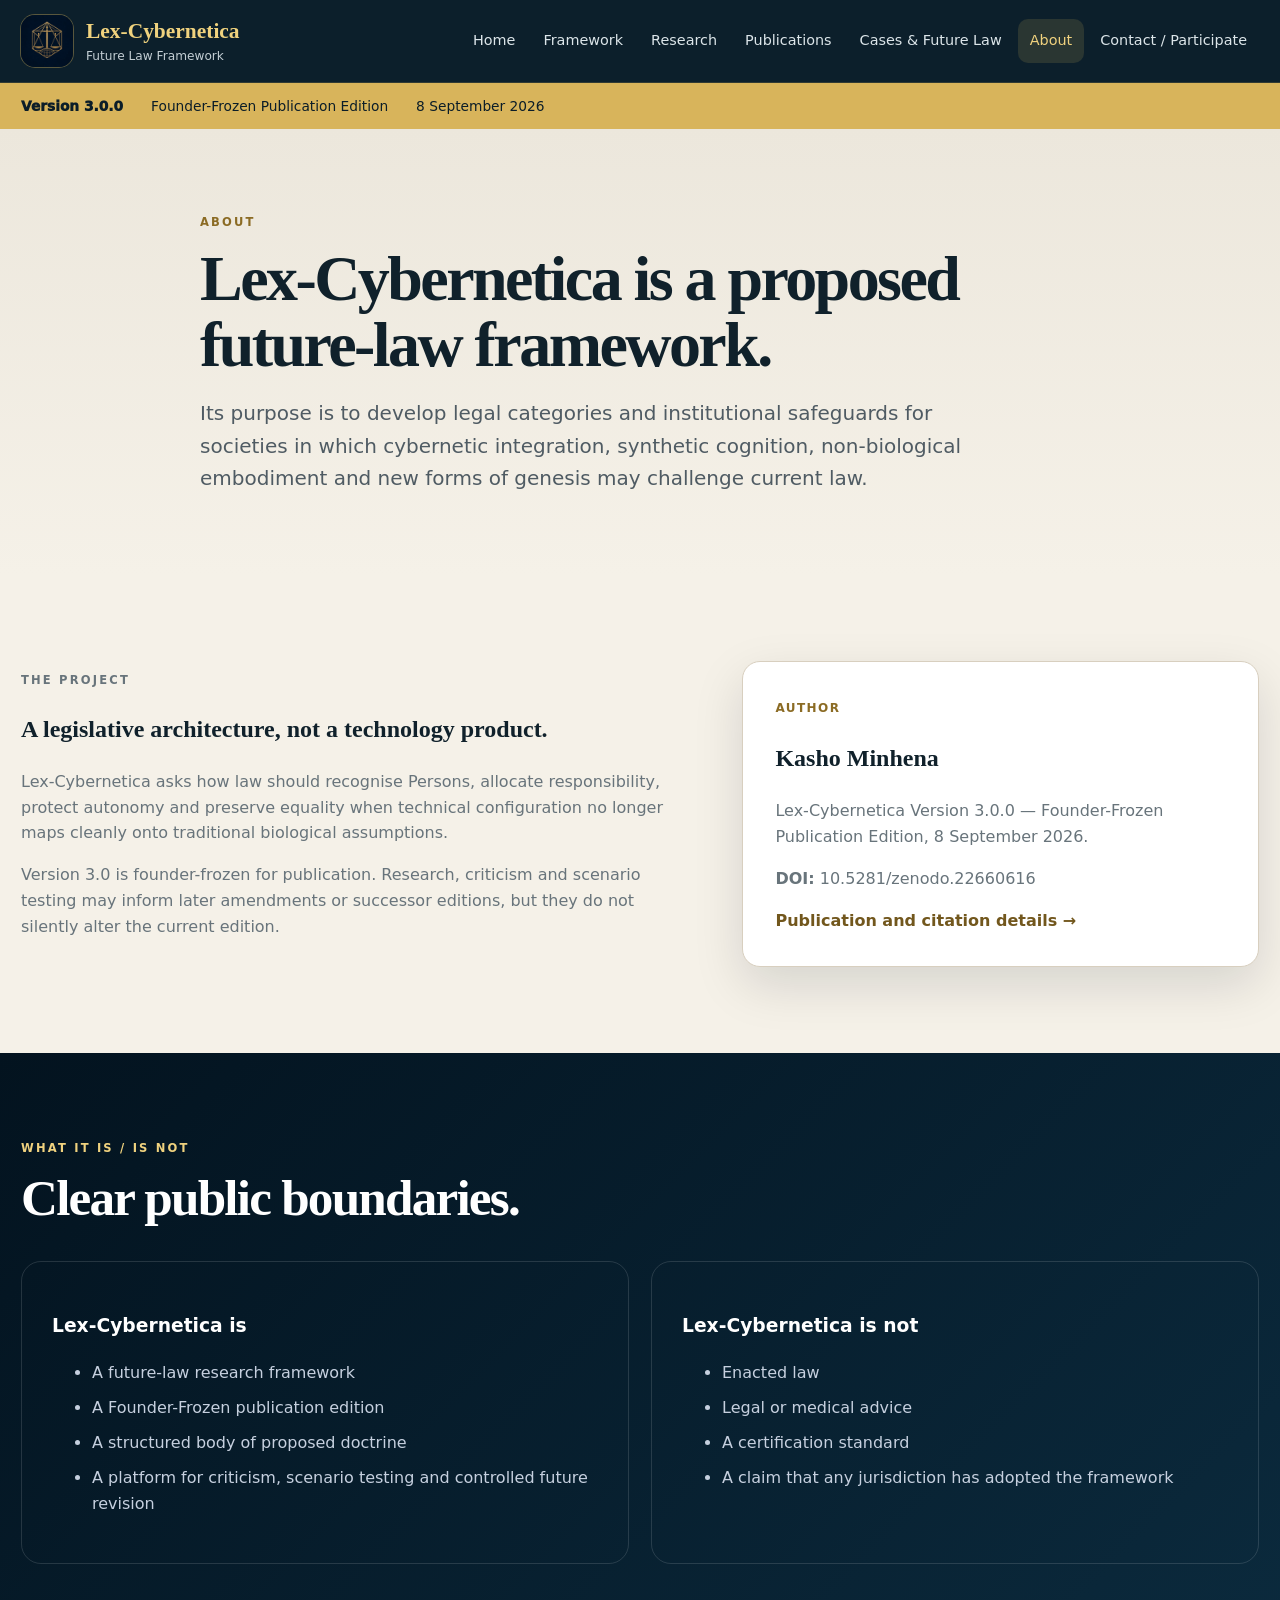
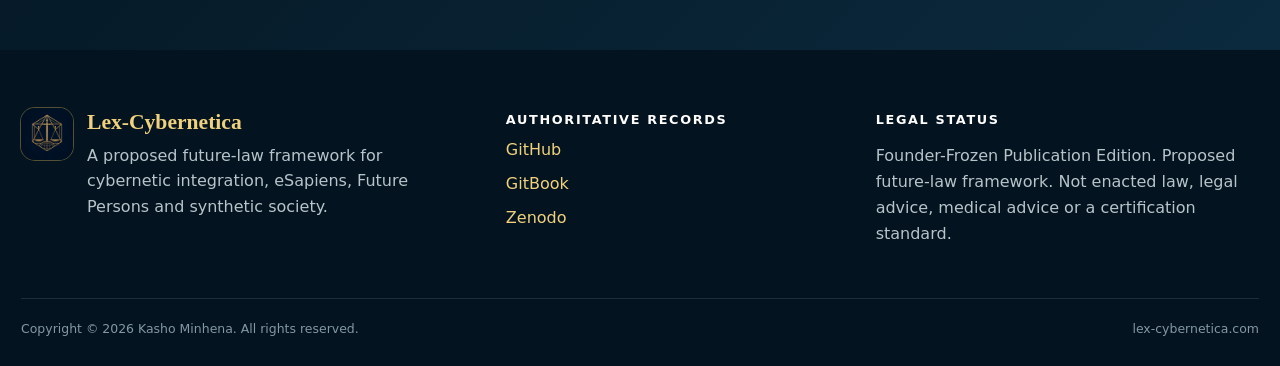
<file: website/about.html>
<!doctype html>
<html lang="en">
<head>
  <meta charset="utf-8">
  <meta name="viewport" content="width=device-width,initial-scale=1">
  <meta name="description" content="About Lex-Cybernetica Version 3.0, its purpose, author, legal status and Founder-Frozen publication controls.">
  <meta name="referrer" content="strict-origin-when-cross-origin">
  <meta http-equiv="Content-Security-Policy" content="default-src 'self'; img-src 'self' data: https://raw.githubusercontent.com; style-src 'self'; script-src 'self'; connect-src 'none'; object-src 'none'; base-uri 'self'; form-action 'self'">
  <link rel="canonical" href="https://lex-cybernetica.com/about.html">
  <meta property="og:type" content="website">
  <meta property="og:site_name" content="Lex-Cybernetica">
  <meta property="og:title" content="About">
  <meta property="og:description" content="About Lex-Cybernetica Version 3.0, its purpose, author, legal status and Founder-Frozen publication controls.">
  <meta property="og:url" content="https://lex-cybernetica.com/about.html">
  <meta name="twitter:card" content="summary">
  <title>About | Lex-Cybernetica</title>
  <link rel="stylesheet" href="assets/css/site.css">
</head>
<body>
<a class="skip-link" href="#main">Skip to content</a>
<header class="site-header" data-header>
  <div class="container header-inner">
    <a class="brand" href="index.html" aria-label="Lex-Cybernetica home">
      <img class="brand-mark" src="assets/images/lex-cybernetica-emblem.jpg" alt="">
      <span class="brand-text"><strong>Lex-Cybernetica</strong><small>Future Law Framework</small></span>
    </a>
    <button class="nav-toggle" type="button" aria-expanded="false" aria-controls="primary-nav" data-nav-toggle>
      <span class="sr-only">Toggle navigation</span><span aria-hidden="true">Menu</span>
    </button>
    <nav id="primary-nav" class="primary-nav" aria-label="Primary" data-nav><a href="index.html">Home</a><a href="framework.html">Framework</a><a href="research.html">Research</a><a href="publications.html">Publications</a><a href="cases.html">Cases & Future Law</a><a href="about.html" aria-current="page">About</a><a href="participate.html">Contact / Participate</a></nav>
  </div>
</header>
<main id="main">
  <div class="status-strip" role="note">
    <div class="container"><strong>Version 3.0.0</strong><span>Founder-Frozen Publication Edition</span><span>8 September 2026</span></div>
  </div>

<section class="page-hero">
  <div class="container narrow">
    <p class="eyebrow">About</p>
    <h1>Lex-Cybernetica is a proposed future-law framework.</h1>
    <p class="lede">Its purpose is to develop legal categories and institutional safeguards for societies in which cybernetic integration, synthetic cognition, non-biological embodiment and new forms of genesis may challenge current law.</p>
  </div>
</section>

<section class="section">
  <div class="container split">
    <div>
      <p class="eyebrow">The project</p>
      <h2>A legislative architecture, not a technology product.</h2>
      <p>Lex-Cybernetica asks how law should recognise Persons, allocate responsibility, protect autonomy and preserve equality when technical configuration no longer maps cleanly onto traditional biological assumptions.</p>
      <p>Version 3.0 is founder-frozen for publication. Research, criticism and scenario testing may inform later amendments or successor editions, but they do not silently alter the current edition.</p>
    </div>
    <div class="identity-card">
      <span>Author</span>
      <h2>Kasho Minhena</h2>
      <p>Lex-Cybernetica Version 3.0.0 — Founder-Frozen Publication Edition, 8 September 2026.</p>
      <p><strong>DOI:</strong> 10.5281/zenodo.22660616</p>
      <a class="text-link" href="publications.html">Publication and citation details →</a>
    </div>
  </div>
</section>

<section class="section section-dark">
  <div class="container">
    <div class="section-head"><p class="eyebrow">What it is / is not</p><h2>Clear public boundaries.</h2></div>
    <div class="compare-grid">
      <div><h3>Lex-Cybernetica is</h3><ul><li>A future-law research framework</li><li>A Founder-Frozen publication edition</li><li>A structured body of proposed doctrine</li><li>A platform for criticism, scenario testing and controlled future revision</li></ul></div>
      <div><h3>Lex-Cybernetica is not</h3><ul><li>Enacted law</li><li>Legal or medical advice</li><li>A certification standard</li><li>A claim that any jurisdiction has adopted the framework</li></ul></div>
    </div>
  </div>
</section>
</main>
<footer class="site-footer">
  <div class="container footer-grid">
    <div class="footer-brand">
      <img class="footer-brand-mark" src="assets/images/lex-cybernetica-emblem.jpg" alt="">
      <div>
        <strong>Lex-Cybernetica</strong>
        <p>A proposed future-law framework for cybernetic integration, eSapiens, Future Persons and synthetic society.</p>
      </div>
    </div>
    <div>
      <h2>Authoritative records</h2>
      <div class="footer-links">
        <a href="https://github.com/Kasho-Minhena/lex-cybernetica" target="_blank" rel="noopener noreferrer">GitHub</a>
        <a href="https://duck-14.gitbook.io/lex-cybernetica" target="_blank" rel="noopener noreferrer">GitBook</a>
        <a href="https://zenodo.org/records/22660616" target="_blank" rel="noopener noreferrer">Zenodo</a>
      </div>
    </div>
    <div>
      <h2>Legal status</h2>
      <p>Founder-Frozen Publication Edition. Proposed future-law framework. Not enacted law, legal advice, medical advice or a certification standard.</p>
    </div>
  </div>
  <div class="container footer-bottom"><span>Copyright © 2026 Kasho Minhena. All rights reserved.</span><span>lex-cybernetica.com</span></div>
</footer>
<script src="assets/js/site.js" defer></script>
</body>
</html>
</file>
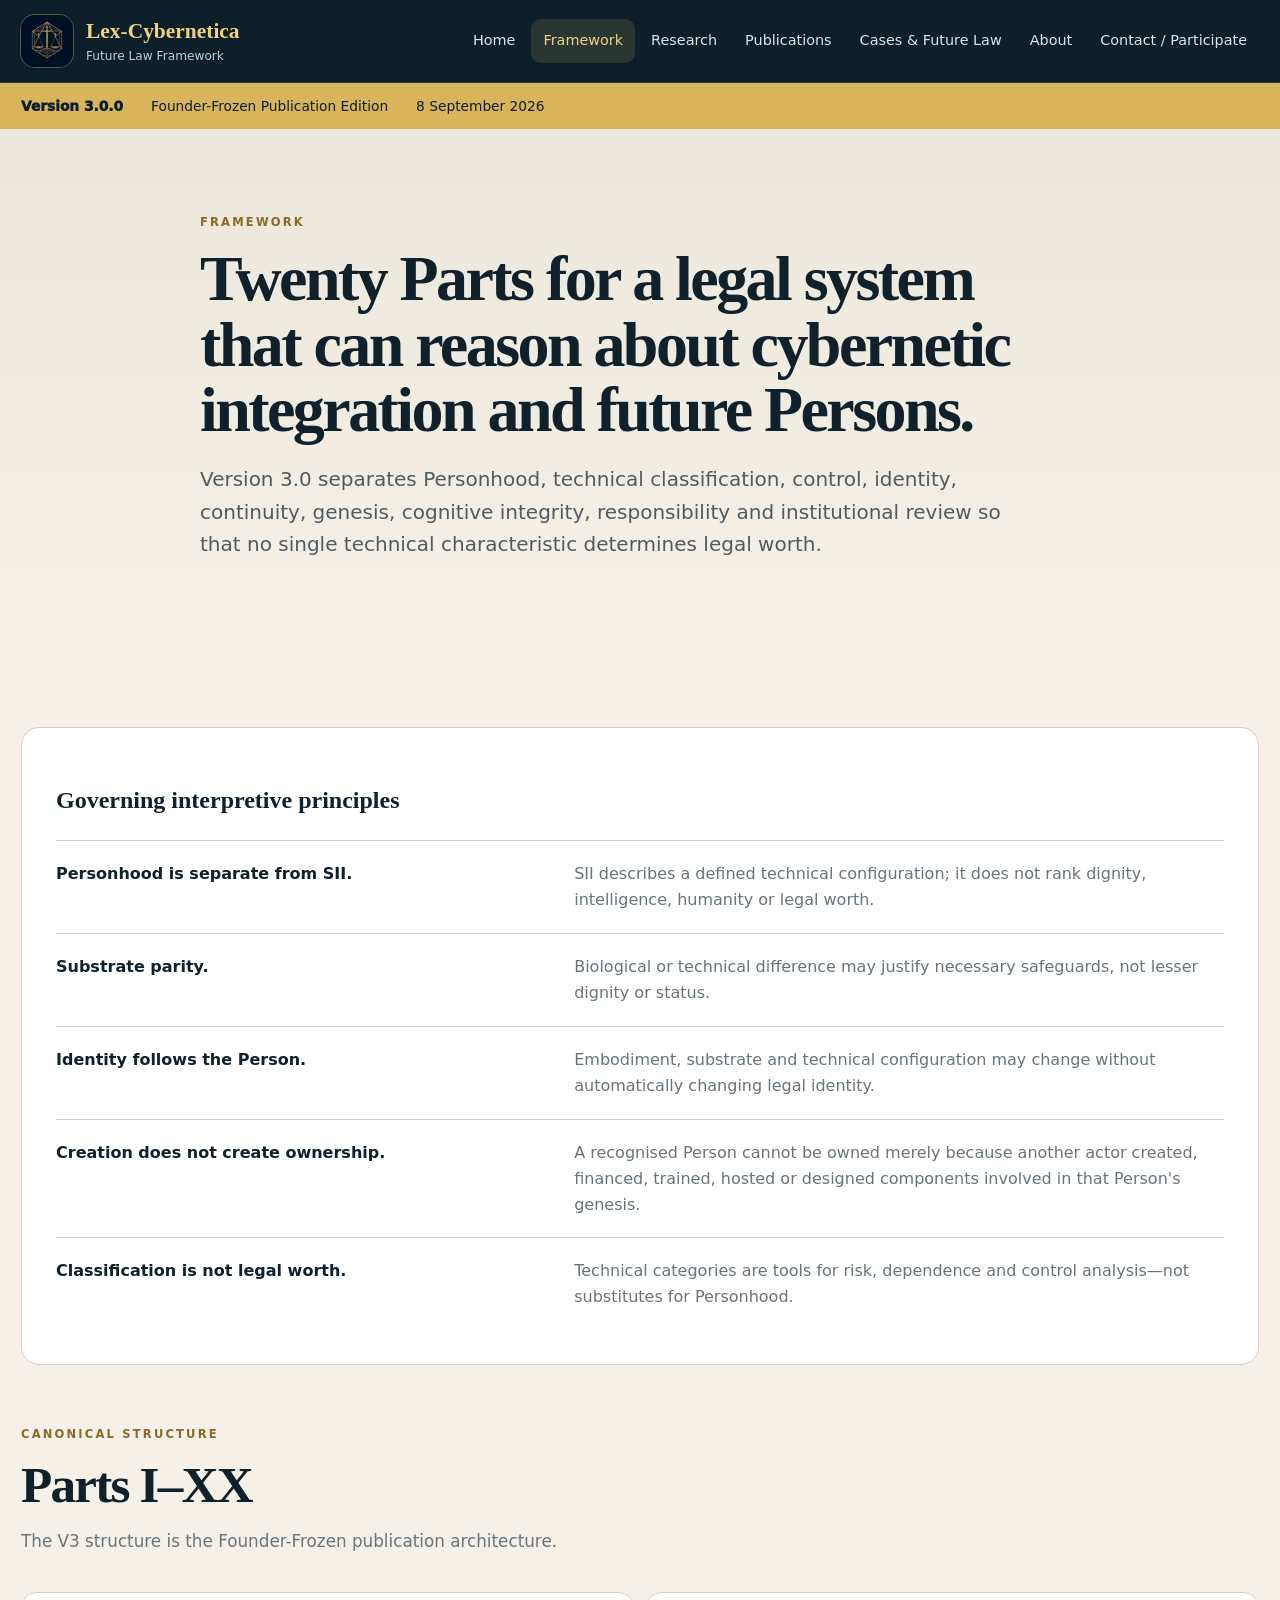
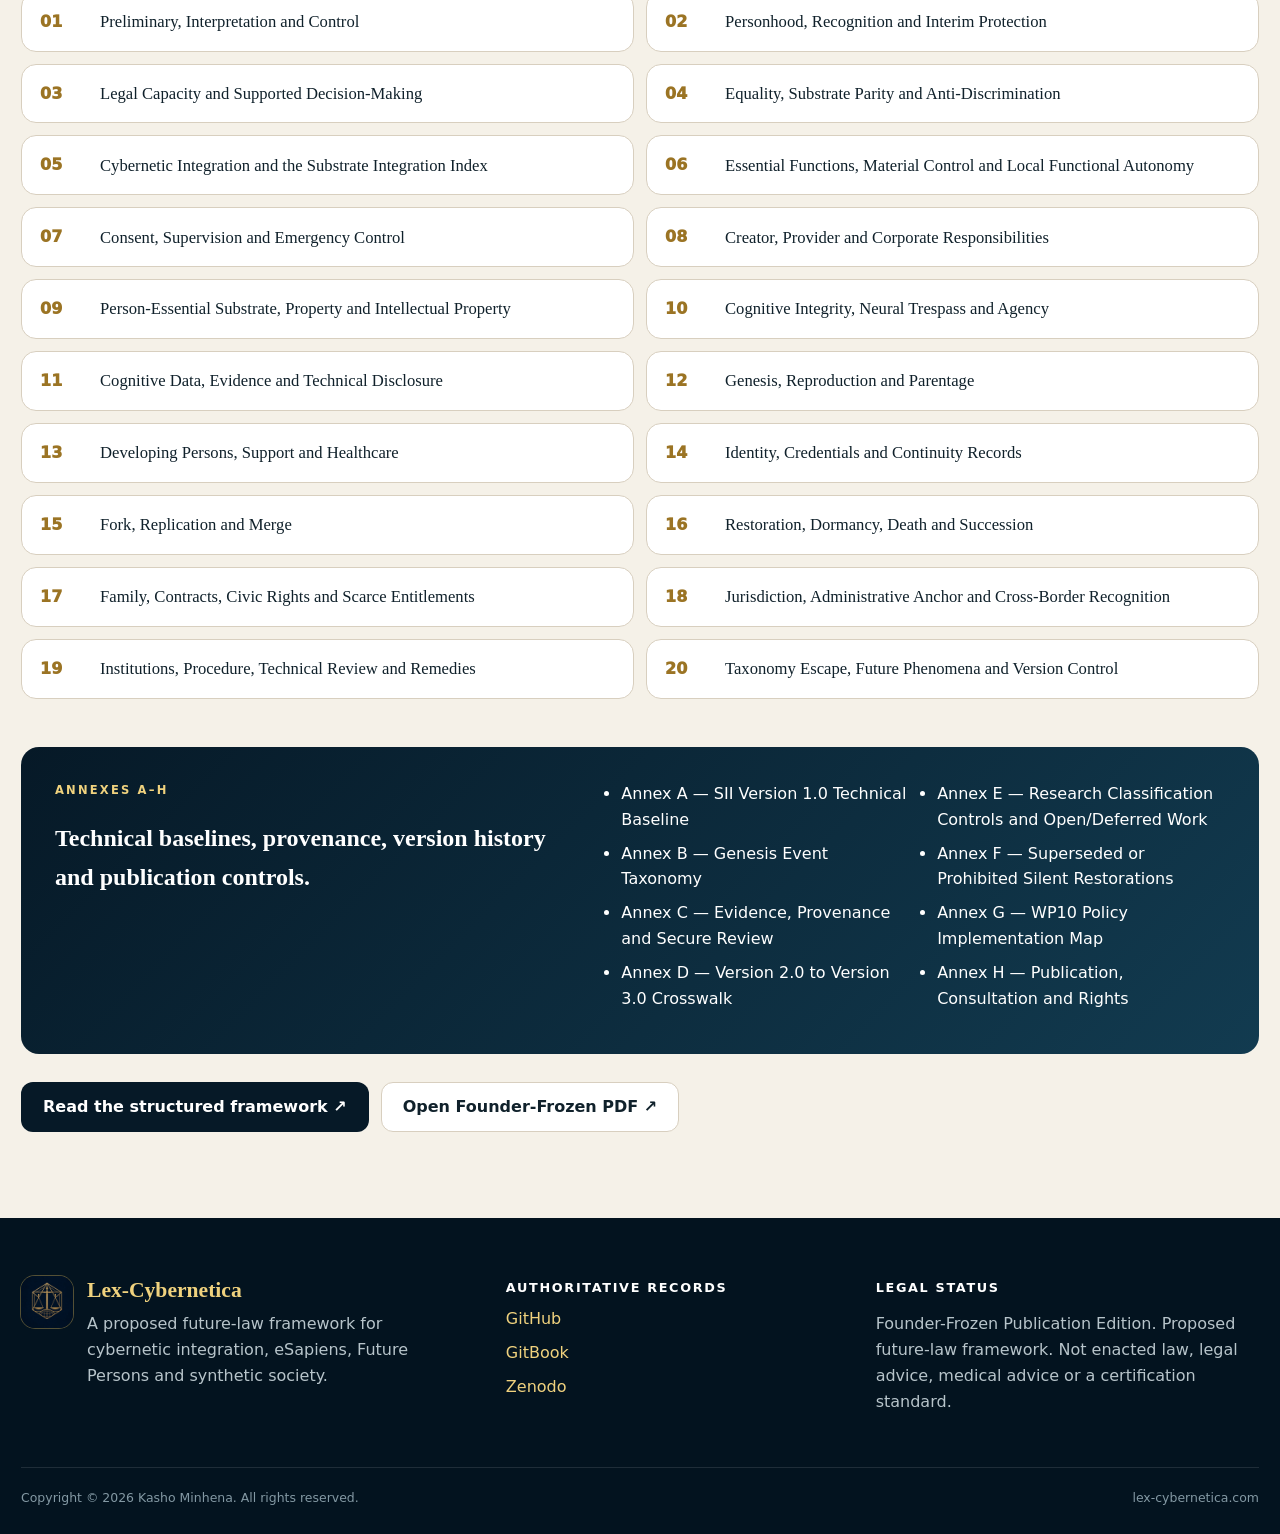
<file: website/framework.html>
<!doctype html>
<html lang="en">
<head>
  <meta charset="utf-8">
  <meta name="viewport" content="width=device-width,initial-scale=1">
  <meta name="description" content="Explore the 20-Part, 100-Article Lex-Cybernetica Version 3.0 framework and Annexes A-H.">
  <meta name="referrer" content="strict-origin-when-cross-origin">
  <meta http-equiv="Content-Security-Policy" content="default-src 'self'; img-src 'self' data: https://raw.githubusercontent.com; style-src 'self'; script-src 'self'; connect-src 'none'; object-src 'none'; base-uri 'self'; form-action 'self'">
  <link rel="canonical" href="https://lex-cybernetica.com/framework.html">
  <meta property="og:type" content="website">
  <meta property="og:site_name" content="Lex-Cybernetica">
  <meta property="og:title" content="Framework — Version 3.0">
  <meta property="og:description" content="Explore the 20-Part, 100-Article Lex-Cybernetica Version 3.0 framework and Annexes A-H.">
  <meta property="og:url" content="https://lex-cybernetica.com/framework.html">
  <meta name="twitter:card" content="summary">
  <title>Framework — Version 3.0 | Lex-Cybernetica</title>
  <link rel="stylesheet" href="assets/css/site.css">
</head>
<body>
<a class="skip-link" href="#main">Skip to content</a>
<header class="site-header" data-header>
  <div class="container header-inner">
    <a class="brand" href="index.html" aria-label="Lex-Cybernetica home">
      <img class="brand-mark" src="assets/images/lex-cybernetica-emblem.jpg" alt="">
      <span class="brand-text"><strong>Lex-Cybernetica</strong><small>Future Law Framework</small></span>
    </a>
    <button class="nav-toggle" type="button" aria-expanded="false" aria-controls="primary-nav" data-nav-toggle>
      <span class="sr-only">Toggle navigation</span><span aria-hidden="true">Menu</span>
    </button>
    <nav id="primary-nav" class="primary-nav" aria-label="Primary" data-nav><a href="index.html">Home</a><a href="framework.html" aria-current="page">Framework</a><a href="research.html">Research</a><a href="publications.html">Publications</a><a href="cases.html">Cases & Future Law</a><a href="about.html">About</a><a href="participate.html">Contact / Participate</a></nav>
  </div>
</header>
<main id="main">
  <div class="status-strip" role="note">
    <div class="container"><strong>Version 3.0.0</strong><span>Founder-Frozen Publication Edition</span><span>8 September 2026</span></div>
  </div>

<section class="page-hero">
  <div class="container narrow">
    <p class="eyebrow">Framework</p>
    <h1>Twenty Parts for a legal system that can reason about cybernetic integration and future Persons.</h1>
    <p class="lede">Version 3.0 separates Personhood, technical classification, control, identity, continuity, genesis, cognitive integrity, responsibility and institutional review so that no single technical characteristic determines legal worth.</p>
  </div>
</section>

<section class="section">
  <div class="container">
    <div class="principles">
      <h2>Governing interpretive principles</h2>
      <ol class="principle-list">
        <li><strong>Personhood is separate from SII.</strong><span>SII describes a defined technical configuration; it does not rank dignity, intelligence, humanity or legal worth.</span></li>
        <li><strong>Substrate parity.</strong><span>Biological or technical difference may justify necessary safeguards, not lesser dignity or status.</span></li>
        <li><strong>Identity follows the Person.</strong><span>Embodiment, substrate and technical configuration may change without automatically changing legal identity.</span></li>
        <li><strong>Creation does not create ownership.</strong><span>A recognised Person cannot be owned merely because another actor created, financed, trained, hosted or designed components involved in that Person's genesis.</span></li>
        <li><strong>Classification is not legal worth.</strong><span>Technical categories are tools for risk, dependence and control analysis—not substitutes for Personhood.</span></li>
      </ol>
    </div>

    <div class="section-head"><p class="eyebrow">Canonical structure</p><h2>Parts I–XX</h2><p>The V3 structure is the Founder-Frozen publication architecture.</p></div>
    <div class="part-list">
      <article><span>01</span><h3>Preliminary, Interpretation and Control</h3></article>
      <article><span>02</span><h3>Personhood, Recognition and Interim Protection</h3></article>
      <article><span>03</span><h3>Legal Capacity and Supported Decision-Making</h3></article>
      <article><span>04</span><h3>Equality, Substrate Parity and Anti-Discrimination</h3></article>
      <article><span>05</span><h3>Cybernetic Integration and the Substrate Integration Index</h3></article>
      <article><span>06</span><h3>Essential Functions, Material Control and Local Functional Autonomy</h3></article>
      <article><span>07</span><h3>Consent, Supervision and Emergency Control</h3></article>
      <article><span>08</span><h3>Creator, Provider and Corporate Responsibilities</h3></article>
      <article><span>09</span><h3>Person-Essential Substrate, Property and Intellectual Property</h3></article>
      <article><span>10</span><h3>Cognitive Integrity, Neural Trespass and Agency</h3></article>
      <article><span>11</span><h3>Cognitive Data, Evidence and Technical Disclosure</h3></article>
      <article><span>12</span><h3>Genesis, Reproduction and Parentage</h3></article>
      <article><span>13</span><h3>Developing Persons, Support and Healthcare</h3></article>
      <article><span>14</span><h3>Identity, Credentials and Continuity Records</h3></article>
      <article><span>15</span><h3>Fork, Replication and Merge</h3></article>
      <article><span>16</span><h3>Restoration, Dormancy, Death and Succession</h3></article>
      <article><span>17</span><h3>Family, Contracts, Civic Rights and Scarce Entitlements</h3></article>
      <article><span>18</span><h3>Jurisdiction, Administrative Anchor and Cross-Border Recognition</h3></article>
      <article><span>19</span><h3>Institutions, Procedure, Technical Review and Remedies</h3></article>
      <article><span>20</span><h3>Taxonomy Escape, Future Phenomena and Version Control</h3></article>
    </div>

    <div class="annex-band">
      <div><p class="eyebrow">Annexes A–H</p><h2>Technical baselines, provenance, version history and publication controls.</h2></div>
      <ul>
        <li>Annex A — SII Version 1.0 Technical Baseline</li>
        <li>Annex B — Genesis Event Taxonomy</li>
        <li>Annex C — Evidence, Provenance and Secure Review</li>
        <li>Annex D — Version 2.0 to Version 3.0 Crosswalk</li>
        <li>Annex E — Research Classification Controls and Open/Deferred Work</li>
        <li>Annex F — Superseded or Prohibited Silent Restorations</li>
        <li>Annex G — WP10 Policy Implementation Map</li>
        <li>Annex H — Publication, Consultation and Rights</li>
      </ul>
    </div>

    <div class="button-row">
      <a class="button secondary" href="https://duck-14.gitbook.io/lex-cybernetica" target="_blank" rel="noopener noreferrer">Read the structured framework ↗</a>
      <a class="button ghost" href="https://github.com/Kasho-Minhena/lex-cybernetica/blob/main/Lex-Cybernetica-v3.0-PUBLICATION-FROZEN.pdf" target="_blank" rel="noopener noreferrer">Open Founder-Frozen PDF ↗</a>
    </div>
  </div>
</section>
</main>
<footer class="site-footer">
  <div class="container footer-grid">
    <div class="footer-brand">
      <img class="footer-brand-mark" src="assets/images/lex-cybernetica-emblem.jpg" alt="">
      <div>
        <strong>Lex-Cybernetica</strong>
        <p>A proposed future-law framework for cybernetic integration, eSapiens, Future Persons and synthetic society.</p>
      </div>
    </div>
    <div>
      <h2>Authoritative records</h2>
      <div class="footer-links">
        <a href="https://github.com/Kasho-Minhena/lex-cybernetica" target="_blank" rel="noopener noreferrer">GitHub</a>
        <a href="https://duck-14.gitbook.io/lex-cybernetica" target="_blank" rel="noopener noreferrer">GitBook</a>
        <a href="https://zenodo.org/records/22660616" target="_blank" rel="noopener noreferrer">Zenodo</a>
      </div>
    </div>
    <div>
      <h2>Legal status</h2>
      <p>Founder-Frozen Publication Edition. Proposed future-law framework. Not enacted law, legal advice, medical advice or a certification standard.</p>
    </div>
  </div>
  <div class="container footer-bottom"><span>Copyright © 2026 Kasho Minhena. All rights reserved.</span><span>lex-cybernetica.com</span></div>
</footer>
<script src="assets/js/site.js" defer></script>
</body>
</html>
</file>
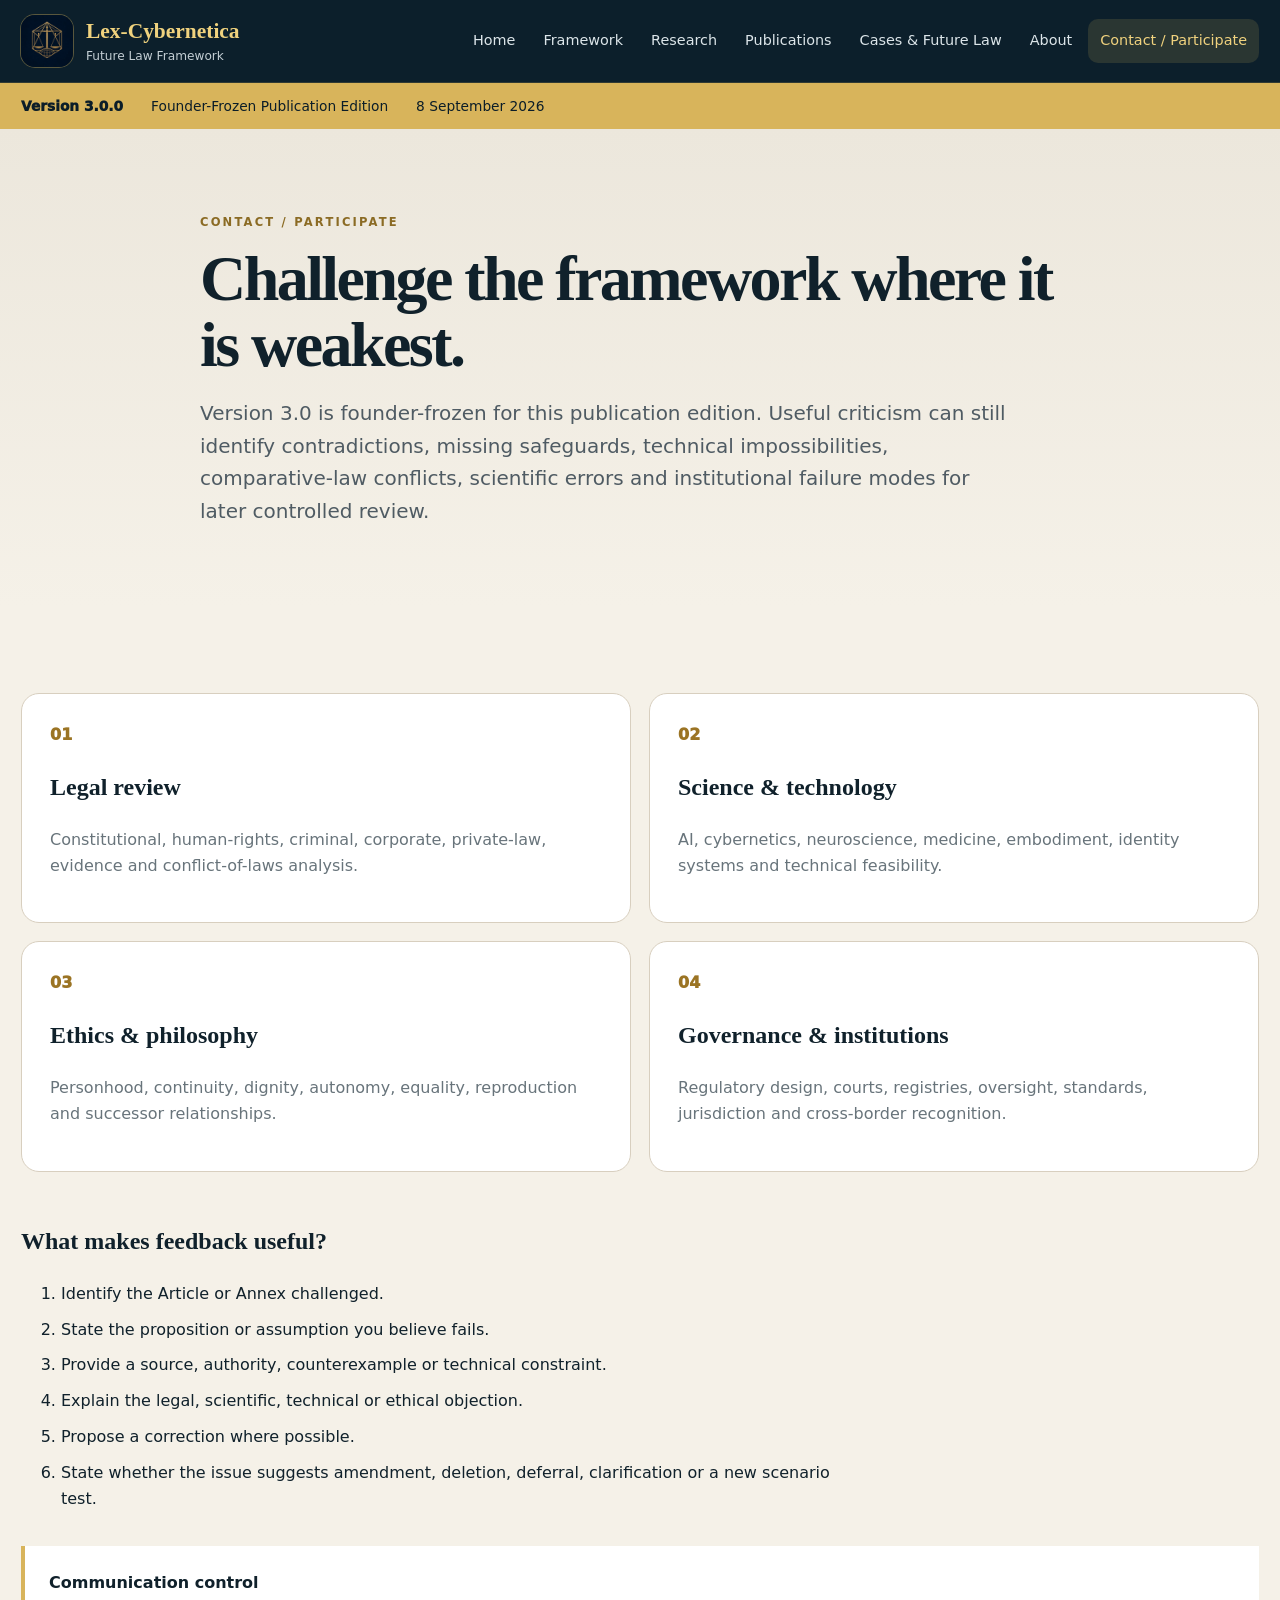
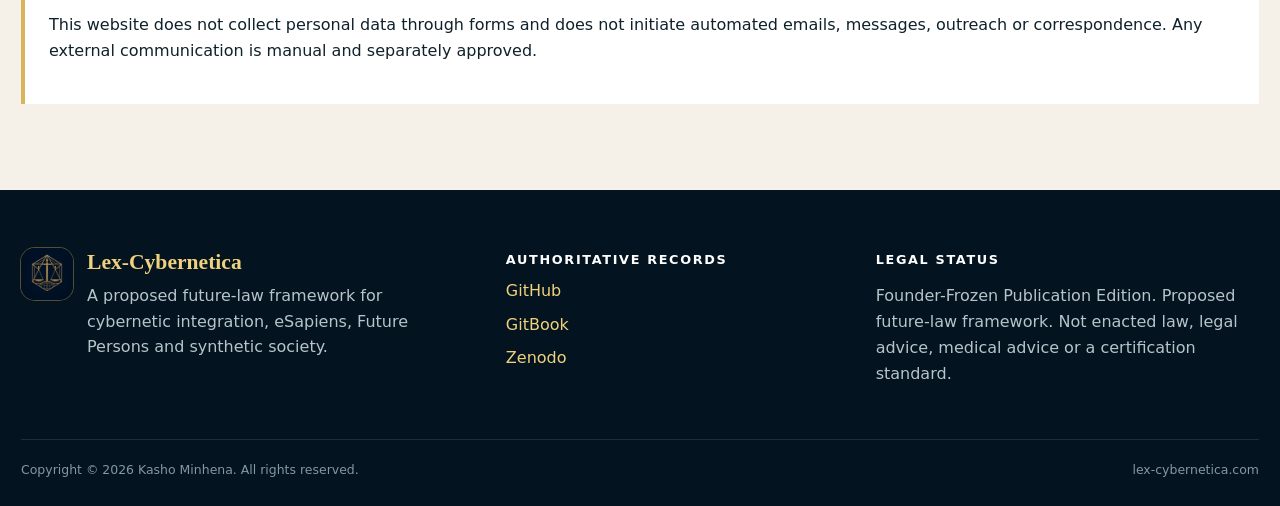
<file: website/participate.html>
<!doctype html>
<html lang="en">
<head>
  <meta charset="utf-8">
  <meta name="viewport" content="width=device-width,initial-scale=1">
  <meta name="description" content="How to challenge and review Lex-Cybernetica Version 3.0 while preserving Founder-Frozen publication and communication controls.">
  <meta name="referrer" content="strict-origin-when-cross-origin">
  <meta http-equiv="Content-Security-Policy" content="default-src 'self'; img-src 'self' data: https://raw.githubusercontent.com; style-src 'self'; script-src 'self'; connect-src 'none'; object-src 'none'; base-uri 'self'; form-action 'self'">
  <link rel="canonical" href="https://lex-cybernetica.com/participate.html">
  <meta property="og:type" content="website">
  <meta property="og:site_name" content="Lex-Cybernetica">
  <meta property="og:title" content="Contact / Participate">
  <meta property="og:description" content="How to challenge and review Lex-Cybernetica Version 3.0 while preserving Founder-Frozen publication and communication controls.">
  <meta property="og:url" content="https://lex-cybernetica.com/participate.html">
  <meta name="twitter:card" content="summary">
  <title>Contact / Participate | Lex-Cybernetica</title>
  <link rel="stylesheet" href="assets/css/site.css">
</head>
<body>
<a class="skip-link" href="#main">Skip to content</a>
<header class="site-header" data-header>
  <div class="container header-inner">
    <a class="brand" href="index.html" aria-label="Lex-Cybernetica home">
      <img class="brand-mark" src="assets/images/lex-cybernetica-emblem.jpg" alt="">
      <span class="brand-text"><strong>Lex-Cybernetica</strong><small>Future Law Framework</small></span>
    </a>
    <button class="nav-toggle" type="button" aria-expanded="false" aria-controls="primary-nav" data-nav-toggle>
      <span class="sr-only">Toggle navigation</span><span aria-hidden="true">Menu</span>
    </button>
    <nav id="primary-nav" class="primary-nav" aria-label="Primary" data-nav><a href="index.html">Home</a><a href="framework.html">Framework</a><a href="research.html">Research</a><a href="publications.html">Publications</a><a href="cases.html">Cases & Future Law</a><a href="about.html">About</a><a href="participate.html" aria-current="page">Contact / Participate</a></nav>
  </div>
</header>
<main id="main">
  <div class="status-strip" role="note">
    <div class="container"><strong>Version 3.0.0</strong><span>Founder-Frozen Publication Edition</span><span>8 September 2026</span></div>
  </div>

<section class="page-hero">
  <div class="container narrow">
    <p class="eyebrow">Contact / Participate</p>
    <h1>Challenge the framework where it is weakest.</h1>
    <p class="lede">Version 3.0 is founder-frozen for this publication edition. Useful criticism can still identify contradictions, missing safeguards, technical impossibilities, comparative-law conflicts, scientific errors and institutional failure modes for later controlled review.</p>
  </div>
</section>

<section class="section">
  <div class="container">
    <div class="participation-grid">
      <article><span>01</span><h2>Legal review</h2><p>Constitutional, human-rights, criminal, corporate, private-law, evidence and conflict-of-laws analysis.</p></article>
      <article><span>02</span><h2>Science & technology</h2><p>AI, cybernetics, neuroscience, medicine, embodiment, identity systems and technical feasibility.</p></article>
      <article><span>03</span><h2>Ethics & philosophy</h2><p>Personhood, continuity, dignity, autonomy, equality, reproduction and successor relationships.</p></article>
      <article><span>04</span><h2>Governance & institutions</h2><p>Regulatory design, courts, registries, oversight, standards, jurisdiction and cross-border recognition.</p></article>
    </div>

    <div class="submission-guide">
      <h2>What makes feedback useful?</h2>
      <ol>
        <li>Identify the Article or Annex challenged.</li>
        <li>State the proposition or assumption you believe fails.</li>
        <li>Provide a source, authority, counterexample or technical constraint.</li>
        <li>Explain the legal, scientific, technical or ethical objection.</li>
        <li>Propose a correction where possible.</li>
        <li>State whether the issue suggests amendment, deletion, deferral, clarification or a new scenario test.</li>
      </ol>
    </div>

    <div class="legal-box">
      <strong>Communication control</strong>
      <p>This website does not collect personal data through forms and does not initiate automated emails, messages, outreach or correspondence. Any external communication is manual and separately approved.</p>
    </div>
  </div>
</section>
</main>
<footer class="site-footer">
  <div class="container footer-grid">
    <div class="footer-brand">
      <img class="footer-brand-mark" src="assets/images/lex-cybernetica-emblem.jpg" alt="">
      <div>
        <strong>Lex-Cybernetica</strong>
        <p>A proposed future-law framework for cybernetic integration, eSapiens, Future Persons and synthetic society.</p>
      </div>
    </div>
    <div>
      <h2>Authoritative records</h2>
      <div class="footer-links">
        <a href="https://github.com/Kasho-Minhena/lex-cybernetica" target="_blank" rel="noopener noreferrer">GitHub</a>
        <a href="https://duck-14.gitbook.io/lex-cybernetica" target="_blank" rel="noopener noreferrer">GitBook</a>
        <a href="https://zenodo.org/records/22660616" target="_blank" rel="noopener noreferrer">Zenodo</a>
      </div>
    </div>
    <div>
      <h2>Legal status</h2>
      <p>Founder-Frozen Publication Edition. Proposed future-law framework. Not enacted law, legal advice, medical advice or a certification standard.</p>
    </div>
  </div>
  <div class="container footer-bottom"><span>Copyright © 2026 Kasho Minhena. All rights reserved.</span><span>lex-cybernetica.com</span></div>
</footer>
<script src="assets/js/site.js" defer></script>
</body>
</html>
</file>
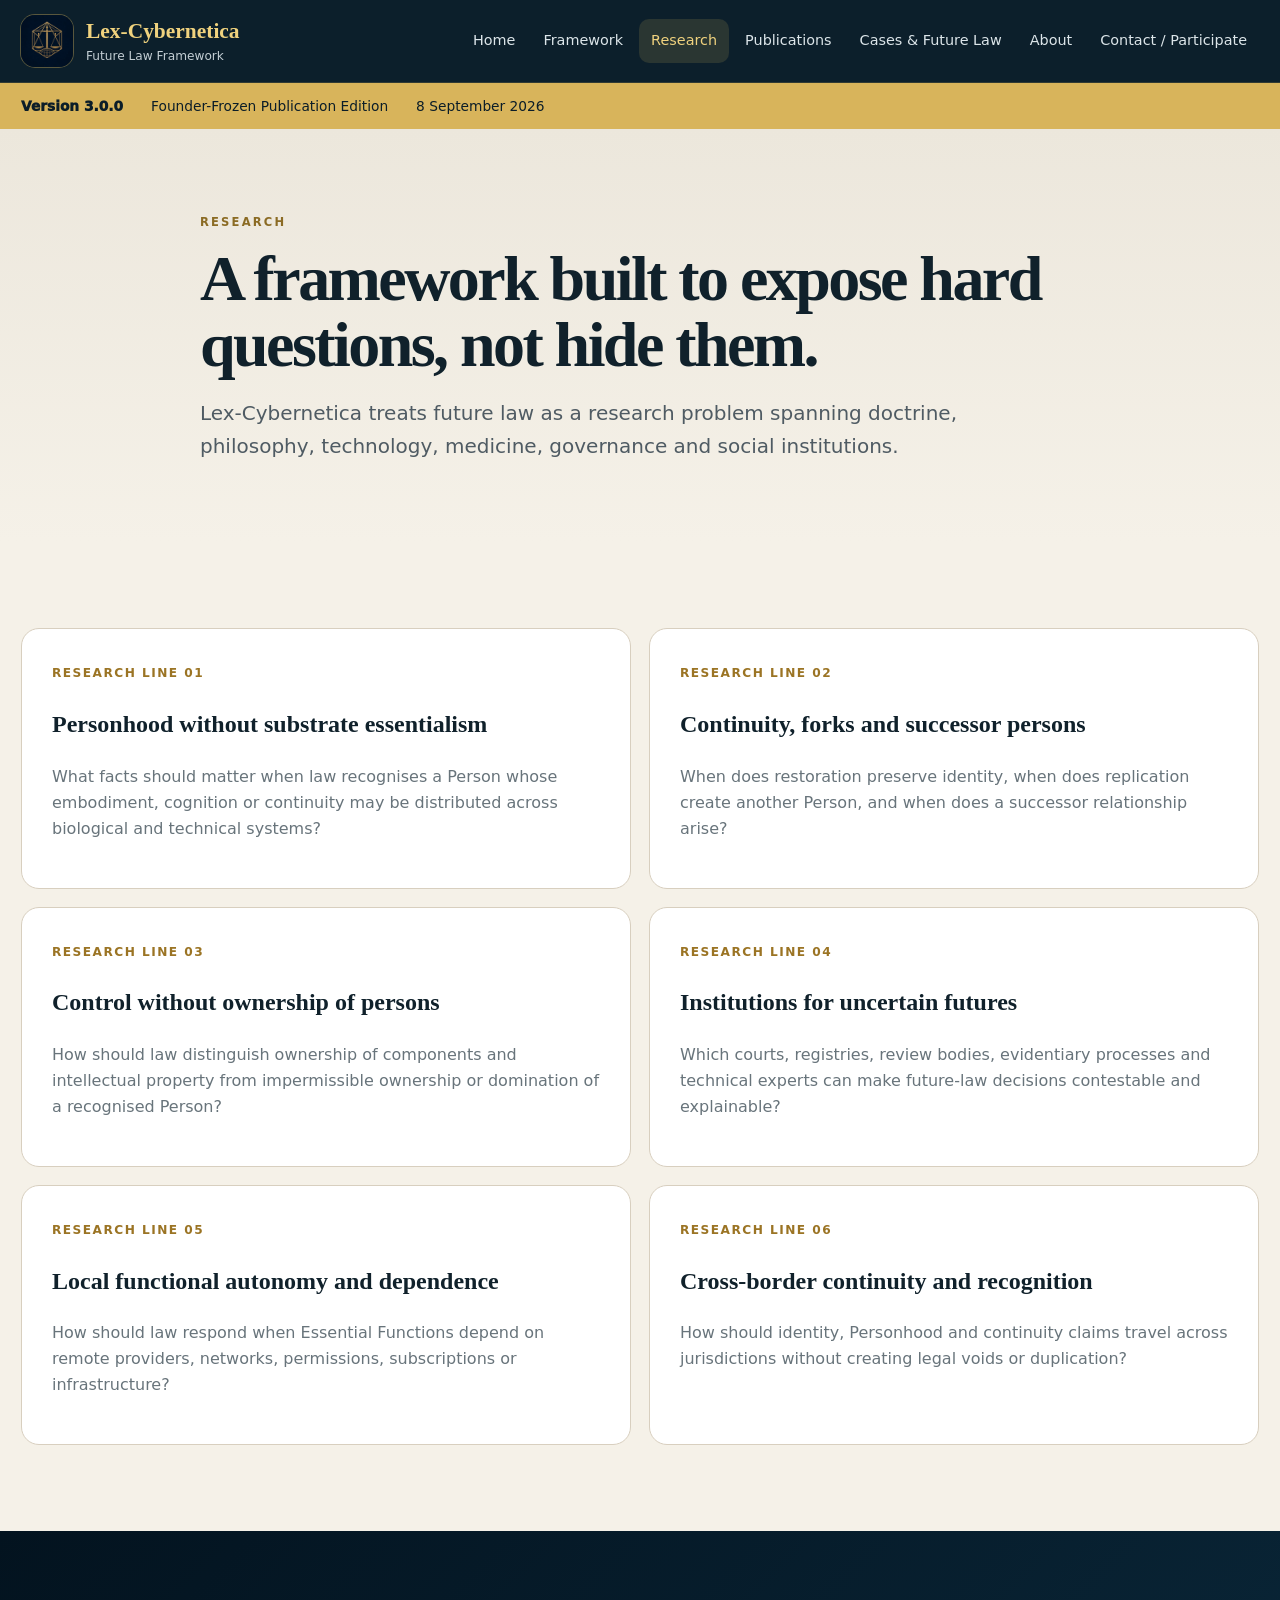
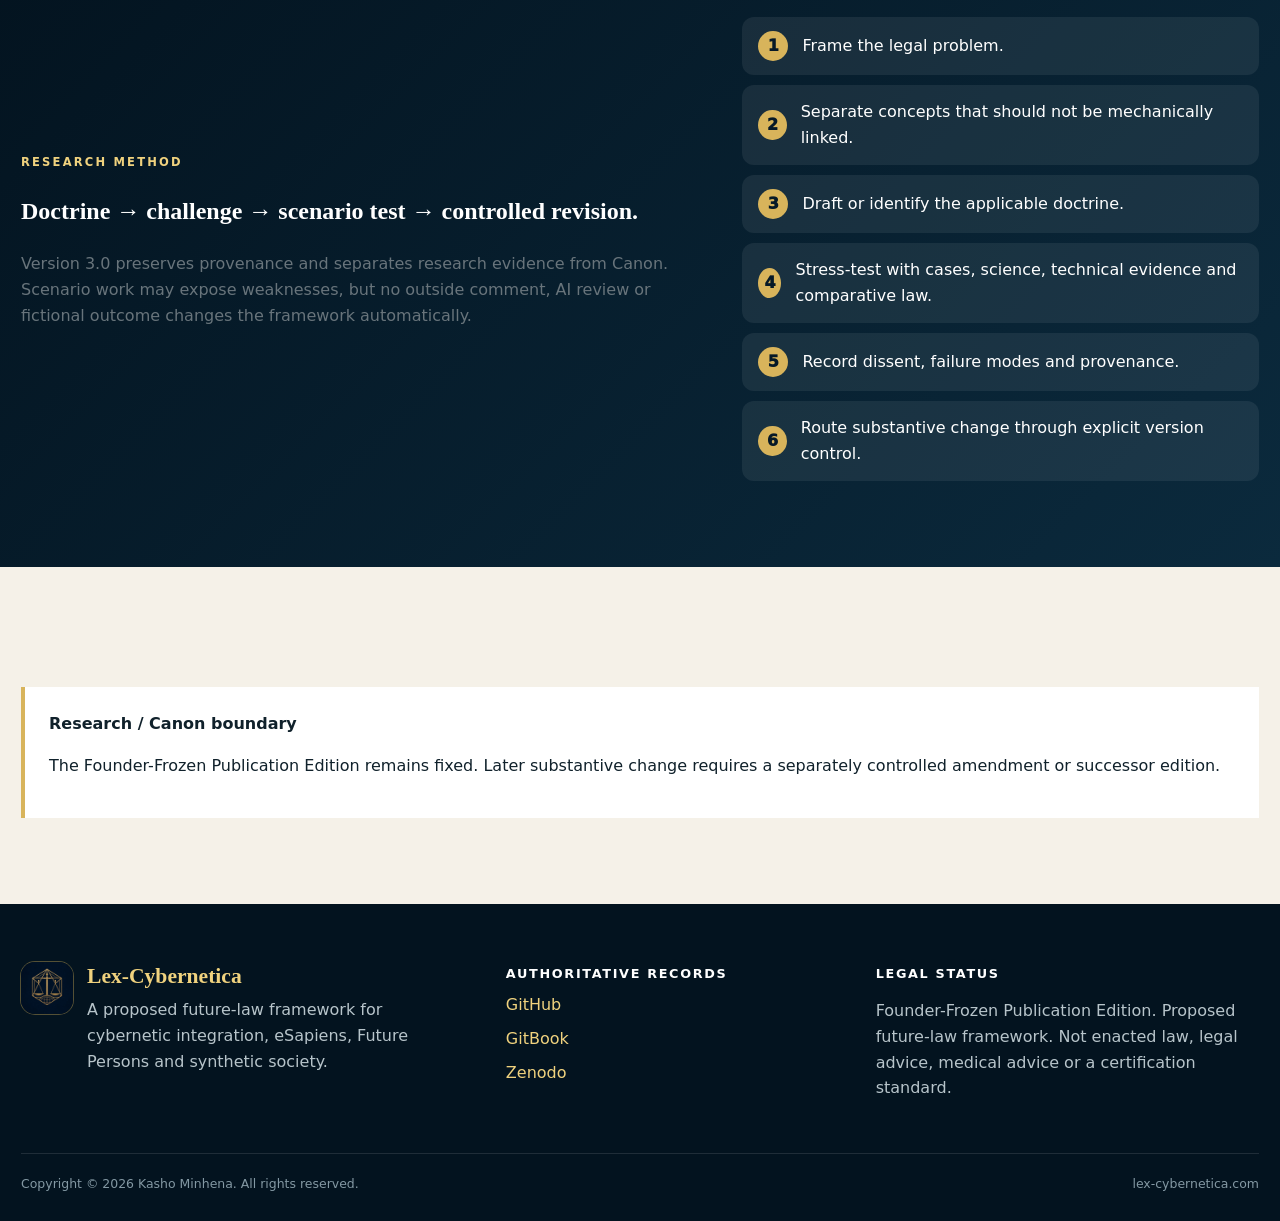
<file: website/research.html>
<!doctype html>
<html lang="en">
<head>
  <meta charset="utf-8">
  <meta name="viewport" content="width=device-width,initial-scale=1">
  <meta name="description" content="Research programme for Lex-Cybernetica Version 3.0 covering personhood, cybernetic integration, continuity, control, evidence and institutions.">
  <meta name="referrer" content="strict-origin-when-cross-origin">
  <meta http-equiv="Content-Security-Policy" content="default-src 'self'; img-src 'self' data: https://raw.githubusercontent.com; style-src 'self'; script-src 'self'; connect-src 'none'; object-src 'none'; base-uri 'self'; form-action 'self'">
  <link rel="canonical" href="https://lex-cybernetica.com/research.html">
  <meta property="og:type" content="website">
  <meta property="og:site_name" content="Lex-Cybernetica">
  <meta property="og:title" content="Research">
  <meta property="og:description" content="Research programme for Lex-Cybernetica Version 3.0 covering personhood, cybernetic integration, continuity, control, evidence and institutions.">
  <meta property="og:url" content="https://lex-cybernetica.com/research.html">
  <meta name="twitter:card" content="summary">
  <title>Research | Lex-Cybernetica</title>
  <link rel="stylesheet" href="assets/css/site.css">
</head>
<body>
<a class="skip-link" href="#main">Skip to content</a>
<header class="site-header" data-header>
  <div class="container header-inner">
    <a class="brand" href="index.html" aria-label="Lex-Cybernetica home">
      <img class="brand-mark" src="assets/images/lex-cybernetica-emblem.jpg" alt="">
      <span class="brand-text"><strong>Lex-Cybernetica</strong><small>Future Law Framework</small></span>
    </a>
    <button class="nav-toggle" type="button" aria-expanded="false" aria-controls="primary-nav" data-nav-toggle>
      <span class="sr-only">Toggle navigation</span><span aria-hidden="true">Menu</span>
    </button>
    <nav id="primary-nav" class="primary-nav" aria-label="Primary" data-nav><a href="index.html">Home</a><a href="framework.html">Framework</a><a href="research.html" aria-current="page">Research</a><a href="publications.html">Publications</a><a href="cases.html">Cases & Future Law</a><a href="about.html">About</a><a href="participate.html">Contact / Participate</a></nav>
  </div>
</header>
<main id="main">
  <div class="status-strip" role="note">
    <div class="container"><strong>Version 3.0.0</strong><span>Founder-Frozen Publication Edition</span><span>8 September 2026</span></div>
  </div>

<section class="page-hero">
  <div class="container narrow">
    <p class="eyebrow">Research</p>
    <h1>A framework built to expose hard questions, not hide them.</h1>
    <p class="lede">Lex-Cybernetica treats future law as a research problem spanning doctrine, philosophy, technology, medicine, governance and social institutions.</p>
  </div>
</section>

<section class="section">
  <div class="container">
    <div class="research-grid">
      <article><span>Research line 01</span><h2>Personhood without substrate essentialism</h2><p>What facts should matter when law recognises a Person whose embodiment, cognition or continuity may be distributed across biological and technical systems?</p></article>
      <article><span>Research line 02</span><h2>Continuity, forks and successor persons</h2><p>When does restoration preserve identity, when does replication create another Person, and when does a successor relationship arise?</p></article>
      <article><span>Research line 03</span><h2>Control without ownership of persons</h2><p>How should law distinguish ownership of components and intellectual property from impermissible ownership or domination of a recognised Person?</p></article>
      <article><span>Research line 04</span><h2>Institutions for uncertain futures</h2><p>Which courts, registries, review bodies, evidentiary processes and technical experts can make future-law decisions contestable and explainable?</p></article>
      <article><span>Research line 05</span><h2>Local functional autonomy and dependence</h2><p>How should law respond when Essential Functions depend on remote providers, networks, permissions, subscriptions or infrastructure?</p></article>
      <article><span>Research line 06</span><h2>Cross-border continuity and recognition</h2><p>How should identity, Personhood and continuity claims travel across jurisdictions without creating legal voids or duplication?</p></article>
    </div>
  </div>
</section>

<section class="section section-dark">
  <div class="container split">
    <div>
      <p class="eyebrow">Research method</p>
      <h2>Doctrine → challenge → scenario test → controlled revision.</h2>
      <p>Version 3.0 preserves provenance and separates research evidence from Canon. Scenario work may expose weaknesses, but no outside comment, AI review or fictional outcome changes the framework automatically.</p>
    </div>
    <ol class="process-list">
      <li><span>1</span>Frame the legal problem.</li>
      <li><span>2</span>Separate concepts that should not be mechanically linked.</li>
      <li><span>3</span>Draft or identify the applicable doctrine.</li>
      <li><span>4</span>Stress-test with cases, science, technical evidence and comparative law.</li>
      <li><span>5</span>Record dissent, failure modes and provenance.</li>
      <li><span>6</span>Route substantive change through explicit version control.</li>
    </ol>
  </div>
</section>

<section class="section">
  <div class="container">
    <div class="legal-box">
      <strong>Research / Canon boundary</strong>
      <p>The Founder-Frozen Publication Edition remains fixed. Later substantive change requires a separately controlled amendment or successor edition.</p>
    </div>
  </div>
</section>
</main>
<footer class="site-footer">
  <div class="container footer-grid">
    <div class="footer-brand">
      <img class="footer-brand-mark" src="assets/images/lex-cybernetica-emblem.jpg" alt="">
      <div>
        <strong>Lex-Cybernetica</strong>
        <p>A proposed future-law framework for cybernetic integration, eSapiens, Future Persons and synthetic society.</p>
      </div>
    </div>
    <div>
      <h2>Authoritative records</h2>
      <div class="footer-links">
        <a href="https://github.com/Kasho-Minhena/lex-cybernetica" target="_blank" rel="noopener noreferrer">GitHub</a>
        <a href="https://duck-14.gitbook.io/lex-cybernetica" target="_blank" rel="noopener noreferrer">GitBook</a>
        <a href="https://zenodo.org/records/22660616" target="_blank" rel="noopener noreferrer">Zenodo</a>
      </div>
    </div>
    <div>
      <h2>Legal status</h2>
      <p>Founder-Frozen Publication Edition. Proposed future-law framework. Not enacted law, legal advice, medical advice or a certification standard.</p>
    </div>
  </div>
  <div class="container footer-bottom"><span>Copyright © 2026 Kasho Minhena. All rights reserved.</span><span>lex-cybernetica.com</span></div>
</footer>
<script src="assets/js/site.js" defer></script>
</body>
</html>
</file>
<file: website/assets/css/site.css>
:root {
  --navy-950:#03131f;
  --navy-900:#061927;
  --navy-800:#0b2a3d;
  --navy-700:#123b50;
  --gold-500:#d8b45b;
  --gold-300:#f0d27e;
  --paper:#f5f1e8;
  --paper-2:#ebe6db;
  --white:#fffdf7;
  --ink:#10212b;
  --muted:#68747b;
  --line:#d8cfbf;
  --shadow:0 18px 50px rgba(2,18,28,.13);
  --radius:18px;
  --max:1240px;
}
*{box-sizing:border-box}
html{scroll-behavior:smooth}
body{margin:0;background:var(--paper);color:var(--ink);font:16px/1.62 Inter,ui-sans-serif,system-ui,-apple-system,BlinkMacSystemFont,"Segoe UI",sans-serif}
a{color:inherit}
a:focus-visible,button:focus-visible{outline:3px solid var(--gold-500);outline-offset:3px;border-radius:8px}
img{max-width:100%;display:block}
.container{width:min(var(--max),calc(100% - 42px));margin-inline:auto}
.narrow{max-width:880px}
.serif,h1,h2{font-family:Georgia,"Times New Roman",serif}
.sr-only{position:absolute;width:1px;height:1px;padding:0;margin:-1px;overflow:hidden;clip:rect(0,0,0,0);white-space:nowrap;border:0}
.skip-link{position:fixed;left:12px;top:-80px;z-index:1000;background:#fff;color:#000;padding:10px 14px;border-radius:8px}
.skip-link:focus{top:12px}

.site-header{position:sticky;top:0;z-index:50;background:rgba(5,24,37,.97);backdrop-filter:blur(14px);border-bottom:1px solid rgba(216,180,91,.18)}
.header-inner{display:flex;align-items:center;justify-content:space-between;min-height:82px;gap:24px}
.brand{display:flex;align-items:center;gap:13px;text-decoration:none;color:#fff;min-width:max-content}
.brand-mark{width:52px;height:52px;object-fit:cover;border-radius:14px;box-shadow:0 0 0 1px rgba(216,180,91,.38)}
.brand-text{display:grid;line-height:1.05}
.brand-text strong{color:var(--gold-300);font:700 1.34rem Georgia,"Times New Roman",serif}
.brand-text small{color:#c3ced4;font-size:.76rem;margin-top:6px}
.primary-nav{display:flex;gap:4px;align-items:center}
.primary-nav a{text-decoration:none;color:#dce5e9;padding:10px 12px;border-radius:10px;font-size:.9rem}
.primary-nav a:hover,.primary-nav a[aria-current="page"]{background:rgba(216,180,91,.15);color:var(--gold-300)}
.nav-toggle{display:none;border:1px solid rgba(216,180,91,.35);background:transparent;color:#fff;border-radius:10px;padding:9px 12px;font:inherit}

.status-strip{background:var(--gold-500);color:#0b1d28;font-size:.86rem}
.status-strip .container{display:flex;gap:28px;align-items:center;min-height:46px}
.status-strip strong{font-weight:950}

.hero{position:relative;overflow:hidden;padding:78px 0 72px;background:radial-gradient(circle at 84% 20%,rgba(216,180,91,.19),transparent 25%),radial-gradient(circle at 72% 80%,rgba(29,91,116,.28),transparent 30%),linear-gradient(145deg,#03131f,#0b2a3e 62%,#103b4e);color:white}
.hero:after{content:"";position:absolute;right:-150px;top:-180px;width:610px;height:610px;border:1px solid rgba(216,180,91,.16);border-radius:50%;box-shadow:0 0 0 90px rgba(216,180,91,.035),0 0 0 180px rgba(216,180,91,.018)}
.hero-grid{position:relative;z-index:1;display:grid;grid-template-columns:minmax(0,1.55fr) minmax(310px,.45fr);gap:58px;align-items:center}
.eyebrow{text-transform:uppercase;letter-spacing:.19em;font-size:.72rem;font-weight:900;color:#8b6b24;margin:0 0 14px}
.hero .eyebrow,.section-dark .eyebrow,.tales-section .eyebrow{color:var(--gold-300)}
.hero h1{font-size:clamp(3rem,5.4vw,5.4rem);line-height:.99;letter-spacing:-.045em;margin:.08em 0 .28em;max-width:980px}
.hero h1 em{font-style:normal;color:var(--gold-300)}
.lede{font-size:clamp(1.05rem,1.7vw,1.25rem);color:#4f5b63;max-width:820px}
.hero .lede{color:#cbd6db}
.button-row{display:flex;gap:12px;flex-wrap:wrap;margin-top:28px}
.button{display:inline-flex;align-items:center;justify-content:center;min-height:50px;padding:0 21px;border-radius:12px;text-decoration:none;font-weight:900;border:1px solid transparent;transition:transform .18s ease,background .18s ease}
.button:hover{transform:translateY(-2px)}
.button.primary{background:var(--gold-500);color:#081927}
.button.secondary{background:var(--navy-900);color:#fff}
.button.ghost{border-color:rgba(255,255,255,.28);color:#fff;background:transparent}
.section .button.ghost,.publication-card .button.ghost{border-color:var(--line);color:var(--ink);background:#fff}
.hero-note{font-size:.9rem;color:#a8bbc4;margin-top:18px}
.hero-panel{background:rgba(255,255,255,.075);border:1px solid rgba(255,255,255,.15);border-radius:28px;padding:30px;box-shadow:0 28px 90px rgba(0,0,0,.22)}
.panel-kicker{text-transform:uppercase;letter-spacing:.16em;color:#b7c6cd;font-size:.76rem}
.big-number{font:5.8rem/.9 Georgia,"Times New Roman",serif;color:var(--gold-300);margin:22px 0 6px}
.metric-grid{display:grid;grid-template-columns:repeat(3,1fr);gap:10px;margin-top:26px}
.metric-grid div{border-top:1px solid rgba(255,255,255,.18);padding-top:15px}
.metric-grid strong{display:block;font-size:1.6rem}
.metric-grid span{color:#a9bac3;font-size:.72rem}
.hero-panel p{color:#c7d3d8}
.rule{height:1px;background:linear-gradient(90deg,transparent,var(--gold-500),transparent);margin:22px 0}

.page-hero{padding:84px 0 60px;background:linear-gradient(180deg,#ece7dc,transparent)}
.page-hero h1{font-size:clamp(2.6rem,5vw,4.6rem);line-height:1.03;letter-spacing:-.04em;margin:.12em 0 .28em}
.section{padding:86px 0}
.section-tint{background:var(--paper-2)}
.section-dark,.tales-section{background:linear-gradient(135deg,var(--navy-950),var(--navy-800));color:#fff}
.section-dark p,.tales-section p{color:#bdcbd1}
.section-head{max-width:840px;margin-bottom:36px}
.section-head h2{font-size:clamp(2.2rem,4vw,3.7rem);line-height:1.05;letter-spacing:-.035em;margin:.12em 0 .32em}
.section-head>p:not(.eyebrow){color:var(--muted);font-size:1.05rem}
.section-dark .section-head>p:not(.eyebrow),.tales-section .section-head>p:not(.eyebrow){color:#bdcbd1}

.card-grid{display:grid;gap:16px}
.card-grid.three{grid-template-columns:repeat(3,1fr)}
.card-grid.five{grid-template-columns:repeat(5,1fr)}
.card{background:var(--white);border:1px solid var(--line);border-radius:var(--radius);padding:26px;box-shadow:0 8px 24px rgba(2,18,28,.035)}
.card-index{display:inline-block;color:#9b7424;font-size:.78rem;font-weight:950;letter-spacing:.1em}
.card h3{font:1.24rem/1.18 Georgia,"Times New Roman",serif;margin:16px 0 9px}
.card p{color:var(--muted);font-size:.93rem;margin-bottom:0}

.split{display:grid;grid-template-columns:1.12fr .88fr;gap:64px;align-items:center}
.split p{color:var(--muted)}
.identity-card,.callout,.quote-card{background:#fff;border:1px solid var(--line);border-radius:var(--radius);padding:32px;box-shadow:var(--shadow)}
.identity-card>span{color:#8b6b24;text-transform:uppercase;letter-spacing:.12em;font-size:.75rem;font-weight:900}

.principles{background:#fff;border:1px solid var(--line);border-radius:var(--radius);padding:34px;margin-bottom:60px}
.principle-list{list-style:none;padding:0;margin:20px 0 0}
.principle-list li{display:grid;grid-template-columns:.86fr 1.14fr;gap:28px;padding:20px 0;border-top:1px solid var(--line)}
.principle-list span{color:var(--muted)}
.part-list{display:grid;grid-template-columns:repeat(2,1fr);gap:12px}
.part-list article{display:grid;grid-template-columns:60px 1fr;align-items:center;background:#fff;border:1px solid var(--line);border-radius:15px;padding:16px 18px}
.part-list article>span{font-weight:950;color:#9b7424}
.part-list h3{font:1.04rem/1.3 Georgia,"Times New Roman",serif;margin:0}
.annex-band{margin-top:48px;padding:34px;border-radius:var(--radius);background:linear-gradient(135deg,var(--navy-900),var(--navy-700));color:#fff;display:grid;grid-template-columns:.9fr 1.1fr;gap:36px}
.annex-band ul{margin:0;padding-left:20px;columns:2;column-gap:28px}
.annex-band li{break-inside:avoid;margin:0 0 8px}
.annex-band .eyebrow{color:var(--gold-300)}

.research-grid{display:grid;grid-template-columns:repeat(2,1fr);gap:18px}
.research-grid article{padding:30px;border:1px solid var(--line);background:#fff;border-radius:var(--radius)}
.research-grid article>span{color:#9b7424;font-weight:900;font-size:.76rem;text-transform:uppercase;letter-spacing:.12em}
.research-grid p{color:var(--muted)}
.process-list{list-style:none;padding:0;margin:0;display:grid;gap:10px}
.process-list li{display:flex;align-items:center;gap:14px;padding:14px 16px;background:rgba(255,255,255,.07);border-radius:12px}
.process-list span{display:grid;place-items:center;width:30px;height:30px;border-radius:50%;background:var(--gold-500);color:var(--navy-900);font-weight:950}

.scenario-flow{display:grid;grid-template-columns:repeat(4,1fr);gap:12px}
.scenario-flow>div{padding:26px 22px;background:#fff;border:1px solid var(--line);border-radius:18px}
.scenario-flow span{font-size:1.7rem;font-weight:950;color:#9b7424}
.scenario-flow p{color:var(--muted)}
.quote-card p{font:700 1.7rem/1.35 Georgia,"Times New Roman",serif;color:var(--ink)}
.quote-card span{color:var(--muted)}

.book-grid{display:grid;grid-template-columns:repeat(5,1fr);gap:18px}
.book-card{background:#0a2434;border:1px solid rgba(216,180,91,.22);border-radius:18px;overflow:hidden}
.book-cover{display:block}
.book-cover img{width:100%;aspect-ratio:2/3;object-fit:cover}
.book-meta{padding:16px}
.book-meta .book-number{font-size:.7rem;text-transform:uppercase;letter-spacing:.14em;color:var(--gold-500)}
.book-meta h3{font:1.05rem/1.2 Georgia,"Times New Roman",serif;margin:7px 0 4px;color:#fff}
.book-meta small{color:#9db0b9}
.book-action{display:inline-flex;margin-top:12px;min-height:37px;align-items:center;padding:0 12px;border:1px solid rgba(216,180,91,.4);border-radius:9px;color:var(--gold-300);font-size:.77rem;font-weight:900;text-decoration:none}
.book-action.pending{cursor:default;opacity:.75}
.tales-note{margin-top:18px;color:#9db0b9;font-size:.86rem}

.publication-card{display:grid;grid-template-columns:1.35fr .65fr;background:#fff;border:1px solid var(--line);border-radius:26px;overflow:hidden;box-shadow:var(--shadow);margin-bottom:62px}
.pub-main{padding:40px}
.pub-actions{padding:36px;background:#ece7dc;display:flex;flex-direction:column;gap:12px}
.pill{display:inline-block;background:#efe3bd;color:#6c5014;font-weight:900;padding:7px 11px;border-radius:999px;font-size:.75rem;text-transform:uppercase;letter-spacing:.08em}
.pub-subtitle{font-size:1.17rem;color:var(--muted);max-width:760px}
.publication-card dl{display:grid;grid-template-columns:repeat(2,1fr);gap:16px;margin-top:30px}
.publication-card dl div{border-top:1px solid var(--line);padding-top:12px}
.publication-card dt{font-size:.75rem;text-transform:uppercase;color:var(--muted);font-weight:800}
.publication-card dd{margin:4px 0 0;font-weight:800;overflow-wrap:anywhere}
.download-row{display:flex;gap:10px;margin-top:8px}
.download-row a{flex:1;text-align:center;padding:10px;border-radius:10px;background:#fff;border:1px solid var(--line);font-weight:800;text-decoration:none}

.surface-grid{display:grid;grid-template-columns:repeat(4,1fr);gap:16px}
.surface-grid article{background:#fff;padding:24px;border-radius:18px;border:1px solid var(--line)}
.surface-grid article>span{display:grid;place-items:center;width:38px;height:38px;border-radius:50%;background:var(--navy-900);color:var(--gold-300);font-size:.75rem;font-weight:950}
.surface-grid p{color:var(--muted)}
.text-link{color:#72571d;font-weight:900;text-decoration:none}

.compare-grid{display:grid;grid-template-columns:1fr 1fr;gap:22px}
.compare-grid>div{padding:30px;border:1px solid rgba(255,255,255,.13);border-radius:20px}
.compare-grid li{margin:9px 0;color:#c6d0df}

.participation-grid{display:grid;grid-template-columns:repeat(2,1fr);gap:18px}
.participation-grid article{background:#fff;border:1px solid var(--line);padding:28px;border-radius:var(--radius)}
.participation-grid article>span{color:#9b7424;font-weight:950}
.participation-grid p{color:var(--muted)}
.submission-guide{margin-top:50px;max-width:840px}
.submission-guide li{margin:10px 0}
.legal-box{margin-top:34px;padding:24px;border-left:4px solid var(--gold-500);background:#fff}

.site-footer{background:var(--navy-950);color:#b7c4ca;padding:58px 0 26px}
.footer-grid{display:grid;grid-template-columns:1.15fr .85fr 1fr;gap:44px;align-items:start}
.footer-brand{display:flex;align-items:flex-start;gap:14px}
.footer-brand-mark{width:52px;height:52px;object-fit:cover;border-radius:14px;box-shadow:0 0 0 1px rgba(216,180,91,.38)}
.footer-brand strong{display:block;color:var(--gold-300);font:700 1.35rem Georgia,"Times New Roman",serif;margin-top:2px}
.footer-brand p{margin:.5rem 0 0;max-width:430px}
.site-footer h2{font:900 .8rem/1.2 Inter,system-ui,sans-serif;color:#fff;text-transform:uppercase;letter-spacing:.13em;margin-top:4px}
.footer-links{display:grid;gap:8px}
.footer-links a{color:var(--gold-300);text-decoration:none}
.footer-bottom{margin-top:36px;padding-top:20px;border-top:1px solid rgba(255,255,255,.11);display:flex;justify-content:space-between;gap:20px;font-size:.78rem;color:#8398a3}

@media (max-width:1050px){
  .header-inner{flex-wrap:nowrap}
  .primary-nav{position:absolute;top:82px;left:20px;right:20px;display:none;flex-direction:column;align-items:stretch;background:#fff;padding:10px;border:1px solid var(--line);border-radius:16px;box-shadow:var(--shadow)}
  .primary-nav[data-open="true"]{display:flex}
  .primary-nav a{color:var(--ink)}
  .primary-nav a:hover,.primary-nav a[aria-current="page"]{background:#f3eee3;color:var(--ink)}
  .nav-toggle{display:block}
  .hero-grid,.split,.publication-card{grid-template-columns:1fr}
  .hero-grid{gap:38px}
  .card-grid.five{grid-template-columns:repeat(2,1fr)}
  .card-grid.three,.research-grid{grid-template-columns:repeat(2,1fr)}
  .surface-grid,.scenario-flow{grid-template-columns:repeat(2,1fr)}
  .book-grid{grid-template-columns:repeat(3,1fr)}
  .footer-grid{grid-template-columns:1fr 1fr}
  .status-strip .container{overflow:auto;white-space:nowrap}
}
@media (max-width:650px){
  .container{width:min(var(--max),calc(100% - 28px))}
  .brand-mark{width:46px;height:46px}
  .brand-text small{display:none}
  .status-strip .container{overflow:visible;white-space:normal;flex-wrap:wrap;gap:4px 14px;padding:8px 0}
  .hero,.section{padding:62px 0}
  .page-hero{padding:62px 0 42px}
  .hero h1{font-size:2.9rem}
  .card-grid.five,.card-grid.three,.research-grid,.surface-grid,.scenario-flow,.book-grid,.part-list,.participation-grid,.compare-grid,.footer-grid,.publication-card dl{grid-template-columns:1fr}
  .principle-list li{grid-template-columns:1fr;gap:7px}
  .annex-band{grid-template-columns:1fr}
  .annex-band ul{columns:1}
  .pub-main,.pub-actions{padding:28px}
  .footer-bottom{flex-direction:column}
}
@media (prefers-reduced-motion:reduce){
  *,*::before,*::after{scroll-behavior:auto!important;transition:none!important;animation:none!important}
}
</file>
